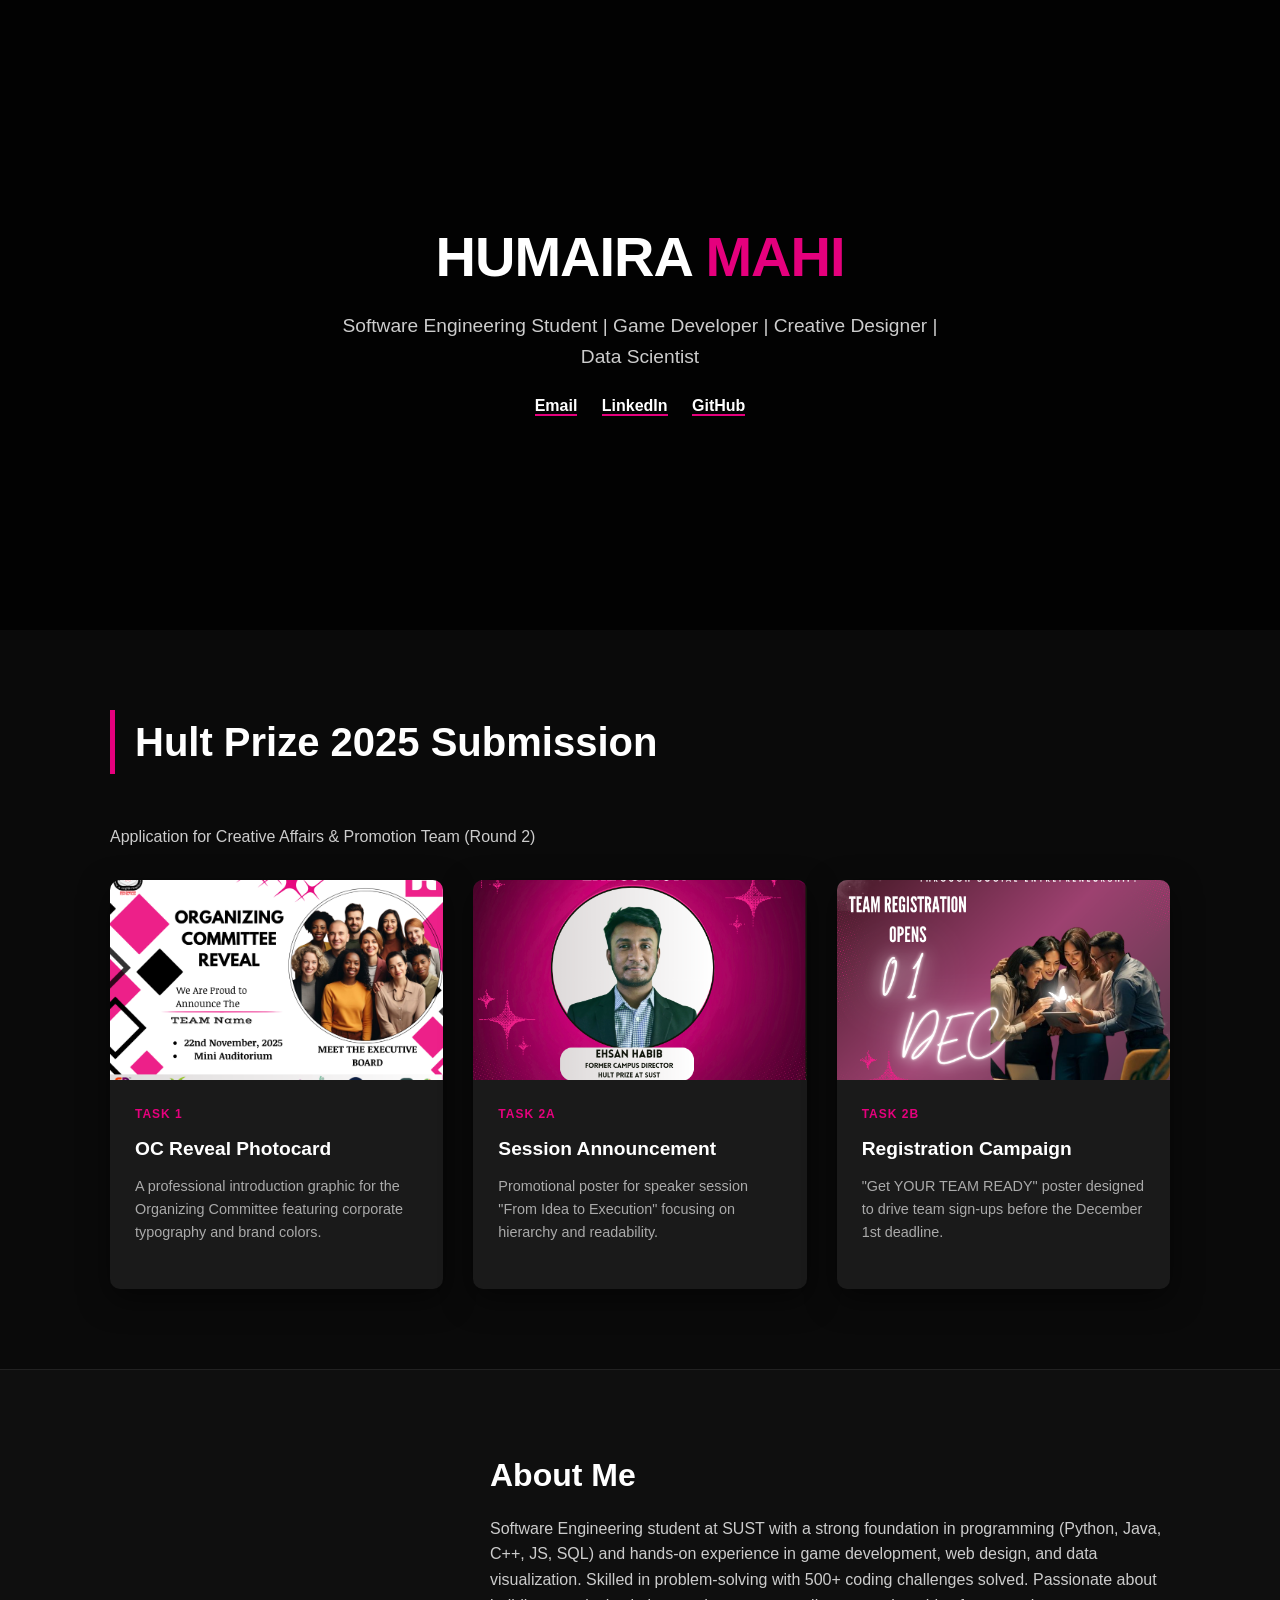
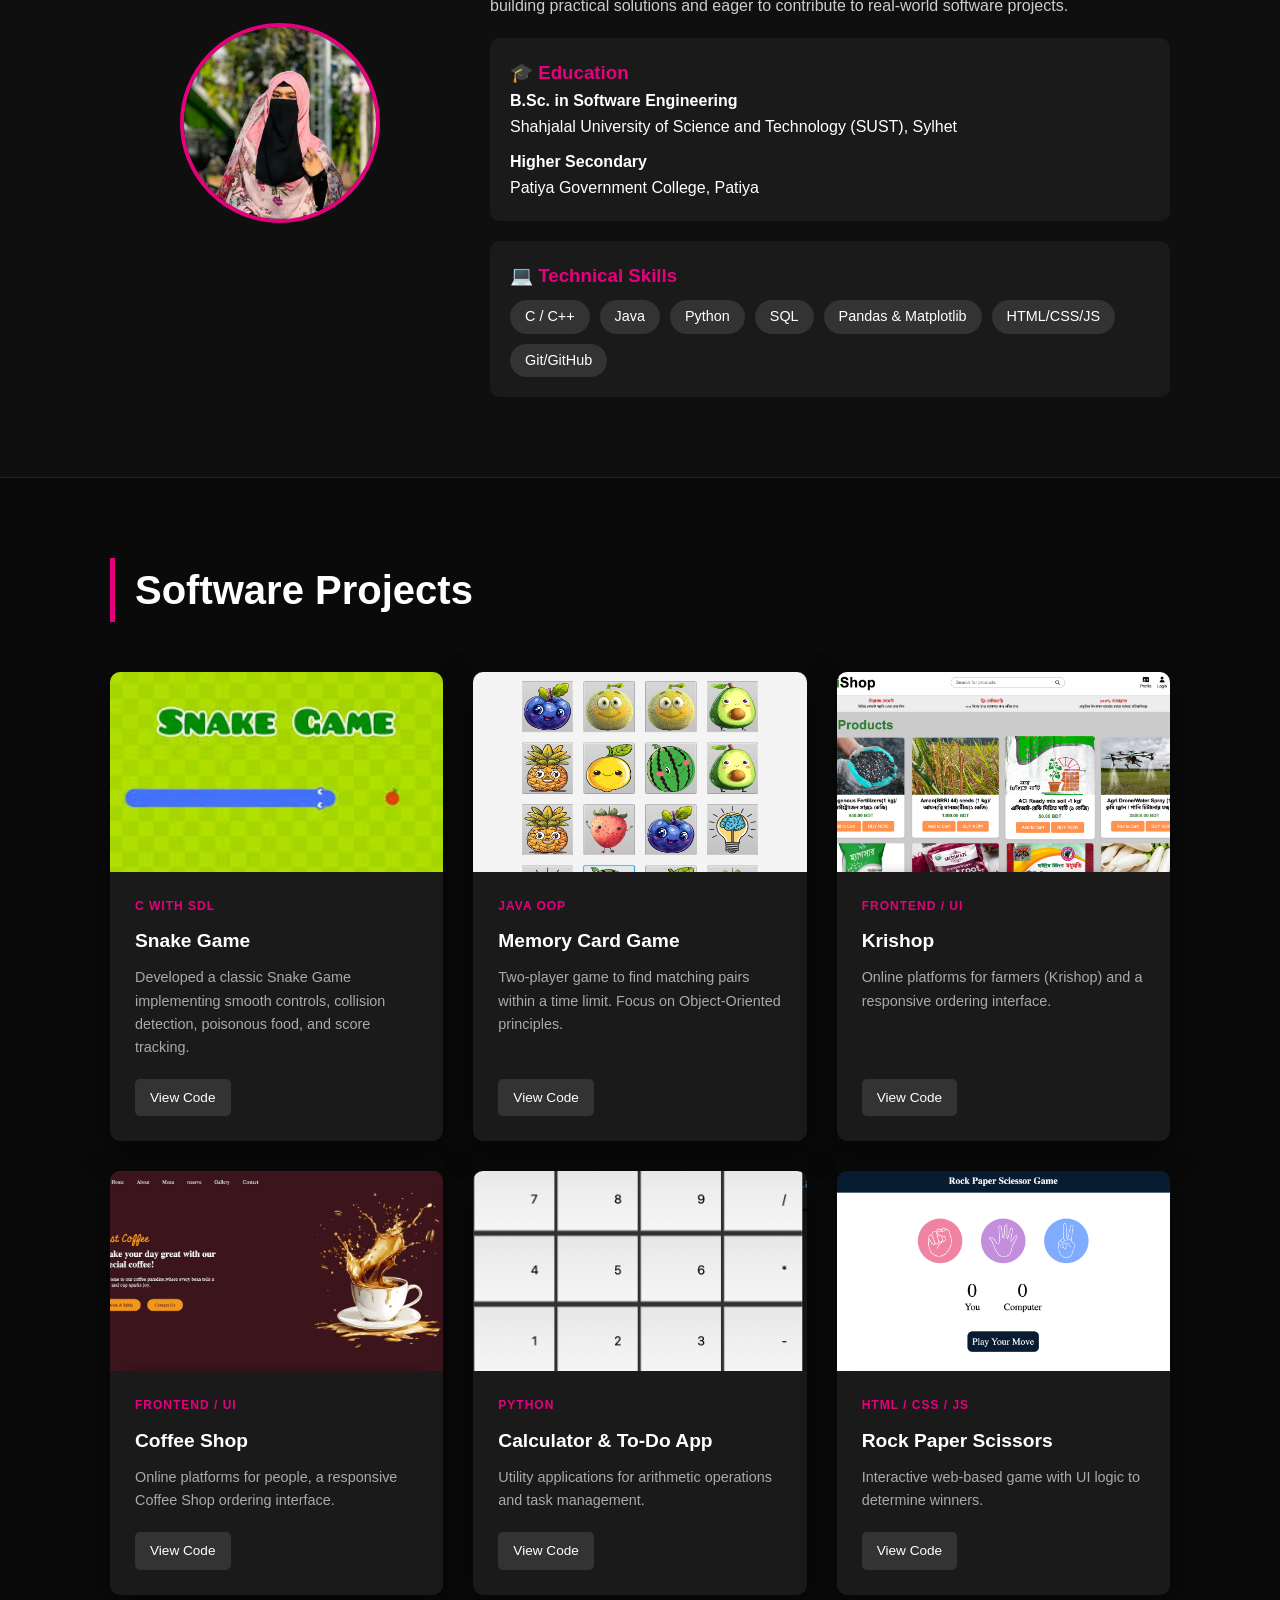
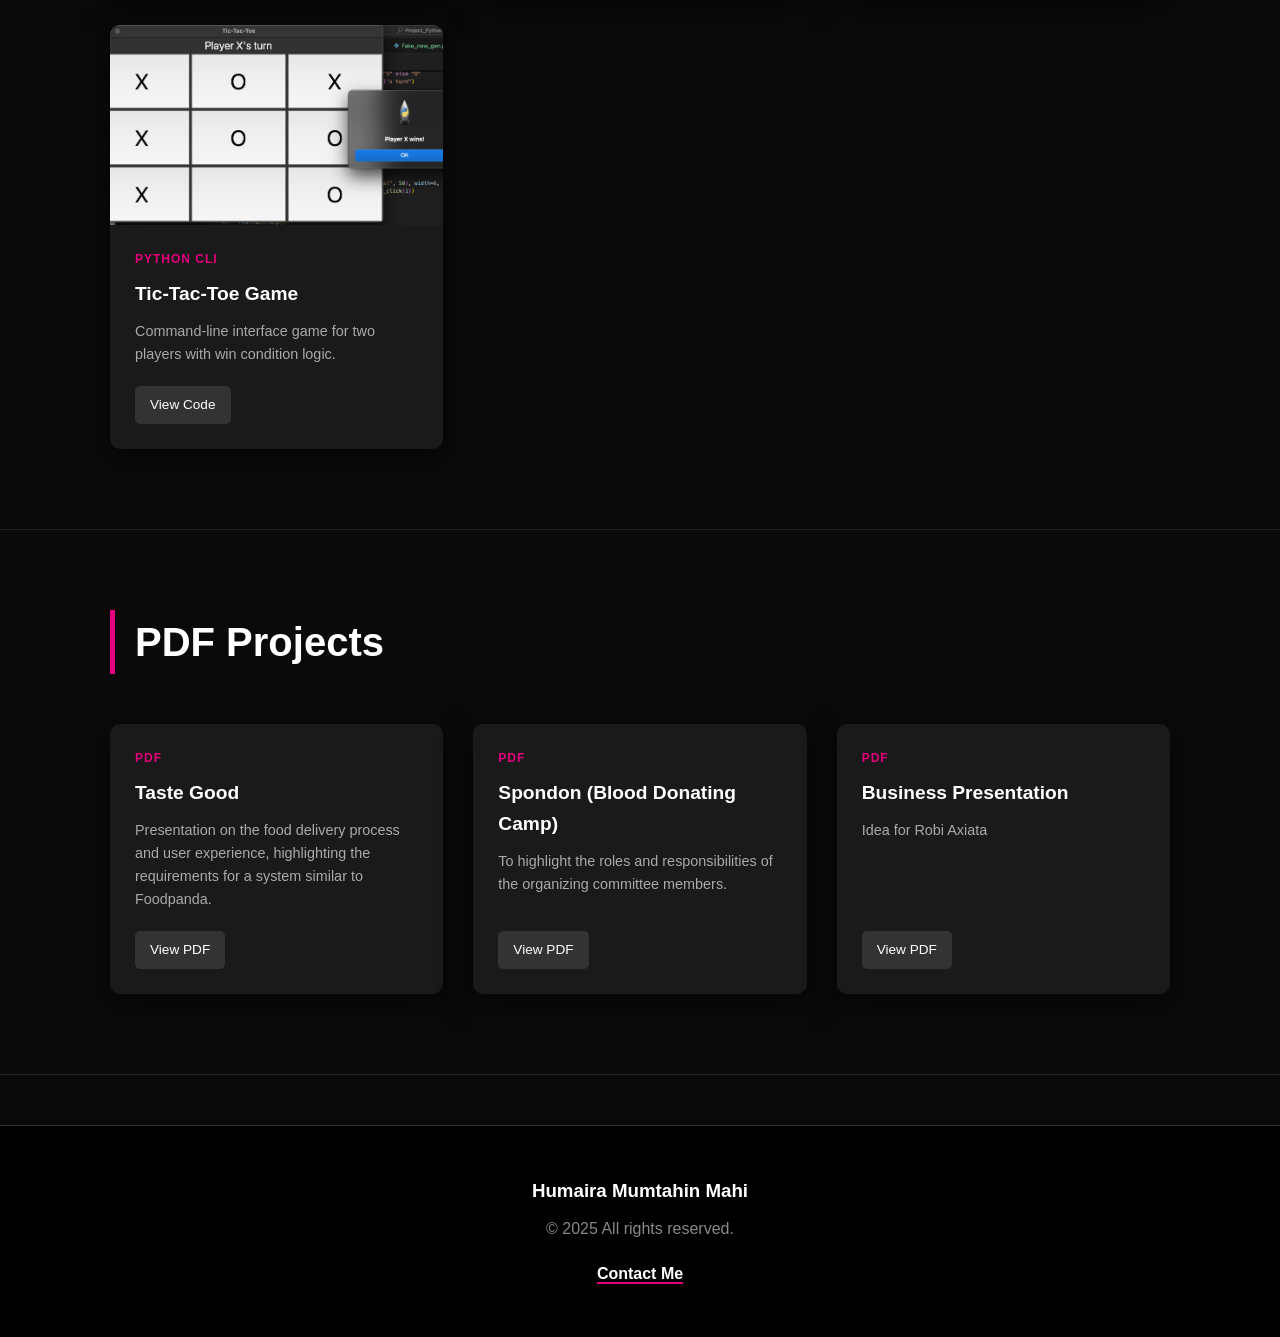
<file: index.html>
<!DOCTYPE html>
<html lang="en">
<head>
    <meta charset="UTF-8">
    <meta name="viewport" content="width=device-width, initial-scale=1.0">
    <title>Portfolio | Humaira Mumtahin Mahi</title>
    <link rel="stylesheet" href="index.css">
</head>
<body>

    <!-- HERO SECTION -->
    <header>
        <div class="container">
            <h1>HUMAIRA <span>MAHI</span></h1>
            <p class="subtitle">Software Engineering Student | Game Developer | Creative Designer | Data Scientist</p>
            
            <div class="social-links">
                <a href="mailto:humairamumtahinmahi@gmail.com">Email</a>
                <a href="https://www.linkedin.com/in/humaira-mumtahin-mahi-715a44304" target="_blank">LinkedIn</a>
                <a href="https://github.com/HumairaMahi-03" target="_blank">GitHub</a>
            </div>
        </div>
    </header>

    <!-- SECTION 1: HULT PRIZE 2025 -->
    <section id="hult-prize">
        <div class="container">
            <h2 class="section-title">Hult Prize 2025 Submission</h2>
            <p style="margin-bottom: 30px; color: #ccc;">Application for Creative Affairs & Promotion Team (Round 2)</p>
            <div class="grid">
                
                <!-- TASK 1 -->
                <div class="card">
                    <img src="Meet our team.png" alt="Task 1 Design" class="card-img" onerror="this.src='https://images.unsplash.com/photo-1522071820081-009f0129c71c?q=80&w=2070&auto=format&fit=crop'">
                    <div class="card-content">
                        <span class="card-tag">Task 1</span>
                        <h3 class="card-title">OC Reveal Photocard</h3>
                        <p class="card-desc">A professional introduction graphic for the Organizing Committee featuring corporate typography and brand colors.</p>
                    </div>
                </div>

                <!-- TASK 2A -->
                <div class="card">
                    <img src="FROM IDEA TO EXECUTION3.png" alt="Task 2A Design" class="card-img" onerror="this.src='https://images.unsplash.com/photo-1544531586-fde5298cdd40?q=80&w=2070&auto=format&fit=crop'">
                    <div class="card-content">
                        <span class="card-tag">Task 2A</span>
                        <h3 class="card-title">Session Announcement</h3>
                        <p class="card-desc">Promotional poster for speaker session "From Idea to Execution" focusing on hierarchy and readability.</p>
                    </div>
                </div>

                <!-- TASK 2B -->
                <div class="card">
                    <img src="01 DECp.png" alt="Task 2B Design" class="card-img" onerror="this.src='https://images.unsplash.com/photo-1531482615713-2afd69097998?q=80&w=2070&auto=format&fit=crop'">
                    <div class="card-content">
                        <span class="card-tag">Task 2B</span>
                        <h3 class="card-title">Registration Campaign</h3>
                        <p class="card-desc">"Get YOUR TEAM READY" poster designed to drive team sign-ups before the December 1st deadline.</p>
                    </div>
                </div>

            </div>
        </div>
    </section>

    <!-- SECTION 2: ABOUT & SKILLS -->
    <section id="about" style="background-color: #0f0f0f;">
        <div class="container">
            <div class="about-grid">
                <div>
                    <img src="WhatsApp Image 2025-02-28 at 00.29.31.jpeg" alt="Humaira Mahi" class="profile-img" onerror="this.src='https://cdn-icons-png.flaticon.com/512/3135/3135715.png'">
                </div>
                <div>
                    <h2 style="font-size: 2rem; margin-bottom: 15px;">About Me</h2>
                    <p style="color: #ccc;">
                        Software Engineering student at SUST with a strong foundation in programming (Python, Java, C++, JS, SQL) and hands-on experience in game development, web design, and data visualization. Skilled in problem-solving with 500+ coding challenges solved. Passionate about building practical solutions and eager to contribute to real-world software projects.
                    </p>
                    
                    <div class="education-box">
                        <h3 style="color: var(--hult-pink);">🎓 Education</h3>
                        <p><strong>B.Sc. in Software Engineering</strong><br>Shahjalal University of Science and Technology (SUST), Sylhet</p>
                        <p style="margin-top: 10px;"><strong>Higher Secondary</strong><br>Patiya Government College, Patiya</p>
                    </div>

                    <div class="skills-box">
                        <h3 style="color: var(--hult-pink);">💻 Technical Skills</h3>
                        <ul class="skills-list">
                            <li>C / C++</li>
                            <li>Java</li>
                            <li>Python</li>
                            <li>SQL</li>
                            <li>Pandas & Matplotlib</li>
                            <li>HTML/CSS/JS</li>
                            <li>Git/GitHub</li>
                        </ul>
                    </div>
                </div>
            </div>
        </div>
    </section>

    <!-- SECTION 3: SOFTWARE PROJECTS -->
    <section id="projects">
        <div class="container">
            <h2 class="section-title">Software Projects</h2>
            <div class="grid">
                
                <!-- PROJECT 1 -->
                <div class="card">
                    <img src="images (1).jpeg" class="card-img" alt="Snake Game">
                    <div class="card-content">
                        <span class="card-tag">C with SDL</span>
                        <h3 class="card-title">Snake Game</h3>
                        <p class="card-desc">Developed a classic Snake Game implementing smooth controls, collision detection, poisonous food, and score tracking.</p>
                        <a href="https://github.com/HumairaMahi-03/SnakeGame.git" target="_blank" class="card-link">View Code</a>
                    </div>
                </div>

                <!-- PROJECT 2 -->
                <div class="card">
                    <img src="Screenshot 2025-11-21 at 9.37.36 PM.png" class="card-img" alt="Memory Game">
                    <div class="card-content">
                        <span class="card-tag">Java OOP</span>
                        <h3 class="card-title">Memory Card Game</h3>
                        <p class="card-desc">Two-player game to find matching pairs within a time limit. Focus on Object-Oriented principles.</p>
                        <a href="https://github.com/HumairaMahi-03/Memory_Card_Game.git" target="_blank" class="card-link">View Code</a>
                    </div>
                </div>

                <!-- PROJECT 3 -->
                <div class="card">
                    <img src="Screenshot 2025-11-21 at 10.50.39 PM.png" class="card-img" alt="E-Commerce-KriShop">
                    <div class="card-content">
                        <span class="card-tag">Frontend / UI</span>
                        <h3 class="card-title">Krishop</h3>
                        <p class="card-desc">Online platforms for farmers (Krishop) and a responsive ordering interface.</p>
                        <a href="https://github.com/HumairaMahi-03/Project_KriShop.git" target="_blank" class="card-link">View Code</a>
                    </div>
                </div>

                <!-- PROJECT 3b -->
                <div class="card">
                    <img src="Screenshot 2025-11-21 at 10.14.21 PM.png" class="card-img" alt="E-Commerce-CoffeeShop">
                    <div class="card-content">
                        <span class="card-tag">Frontend / UI</span>
                        <h3 class="card-title">Coffee Shop</h3>
                        <p class="card-desc">Online platforms for people, a responsive Coffee Shop ordering interface.</p>
                        <a href="https://github.com/HumairaMahi-03/Project_KriShop.git" target="_blank" class="card-link">View Code</a>
                    </div>
                </div>

                <!-- PROJECT 4 -->
                <div class="card">
                    <img src="Screenshot 2025-11-21 at 9.45.05 PM.png" class="card-img" alt="Python Tools">
                    <div class="card-content">
                        <span class="card-tag">Python</span>
                        <h3 class="card-title">Calculator & To-Do App</h3>
                        <p class="card-desc">Utility applications for arithmetic operations and task management.</p>
                        <a href="https://github.com/HumairaMahi-03/LEARN_PYTHON.git" target="_blank" class="card-link">View Code</a>
                    </div>
                </div>

                <!-- PROJECT 5 -->
                <div class="card">
                    <img src="Screenshot 2025-11-21 at 10.15.46 PM.png" class="card-img" alt="Web Game">
                    <div class="card-content">
                        <span class="card-tag">HTML / CSS / JS</span>
                        <h3 class="card-title">Rock Paper Scissors</h3>
                        <p class="card-desc">Interactive web-based game with UI logic to determine winners.</p>
                        <a href="https://github.com/HumairaMahi-03/Project_WEB_DEV.git" target="_blank" class="card-link">View Code</a>
                    </div>
                </div>

                <!-- PROJECT 6 -->
                <div class="card">
                    <img src="Screenshot 2025-11-21 at 9.50.18 PM.png" class="card-img" alt="Tic Tac Toe">
                    <div class="card-content">
                        <span class="card-tag">Python CLI</span>
                        <h3 class="card-title">Tic-Tac-Toe Game</h3>
                        <p class="card-desc">Command-line interface game for two players with win condition logic.</p>
                        <a href="https://github.com/HumairaMahi-03/Project_Python.git" target="_blank" class="card-link">View Code</a>
                    </div>
                </div>

            </div>
        </div>
    </section>
    <!-- SECTION: PDF PROJECTS -->
<section id="pdf-projects">
    <div class="container">
        <h2 class="section-title">PDF Projects</h2>
        <div class="grid">
            <!-- PDF 1 -->
            <div class="card">
                <div class="card-content">
                    <span class="card-tag">PDF</span>
                    <h3 class="card-title">Taste Good</h3>
                    <p class="card-desc">Presentation  on the food delivery process and user experience,
                         highlighting the requirements for a system similar to Foodpanda. </p>
                    <a href="Taste Good.pdf" target="_blank" class="card-link">View PDF</a>
                </div>
            </div>
            <!-- PDF 2 -->
            <div class="card">
                <div class="card-content">
                    <span class="card-tag">PDF</span>
                    <h3 class="card-title">Spondon (Blood Donating Camp)</h3>
                    <p class="card-desc">To highlight the roles and responsibilities of the organizing committee members.</p>
                    
                    <a href="spondon_e.pdf" target="_blank" class="card-link">View PDF</a>
                </div>
            </div>
            <!-- PDF 3 -->
            <div class="card">
                <div class="card-content">
                    <span class="card-tag">PDF</span>
                    <h3 class="card-title">Business Presentation</h3>
                    <p class="card-desc">Idea for Robi Axiata</p>
                    <a href="Business Presentation.pdf" target="_blank" class="card-link">View PDF</a>
                </div>
            </div>
        </div>
    </div>
</section>

   

    <footer>
        <div class="container">
            <h3>Humaira Mumtahin Mahi</h3>
            <p style="color: #888; margin-top: 10px;">&copy; 2025 All rights reserved.</p>
            <div class="social-links">
                <a href="mailto:humairamumtahinmahi@gmail.com">Contact Me</a>
            </div>
        </div>
    </footer>

</body>
</html>
</file>
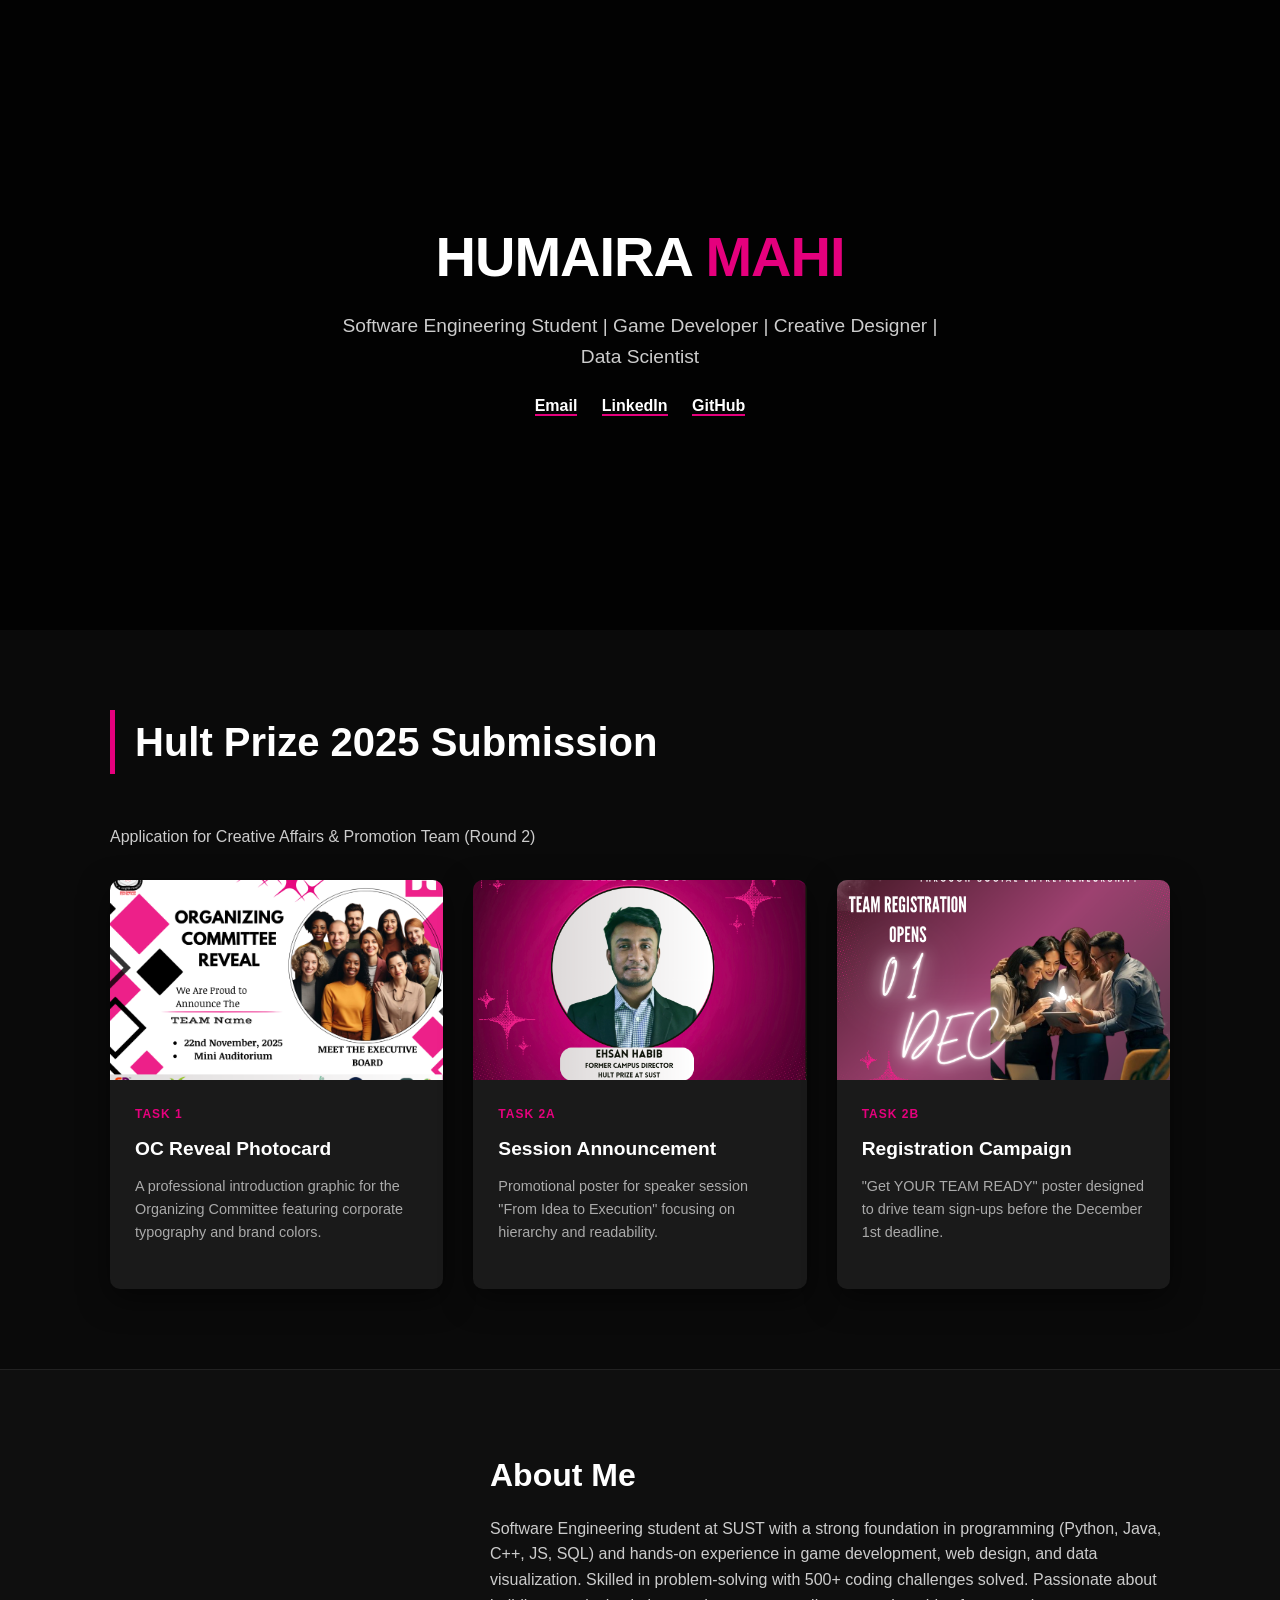
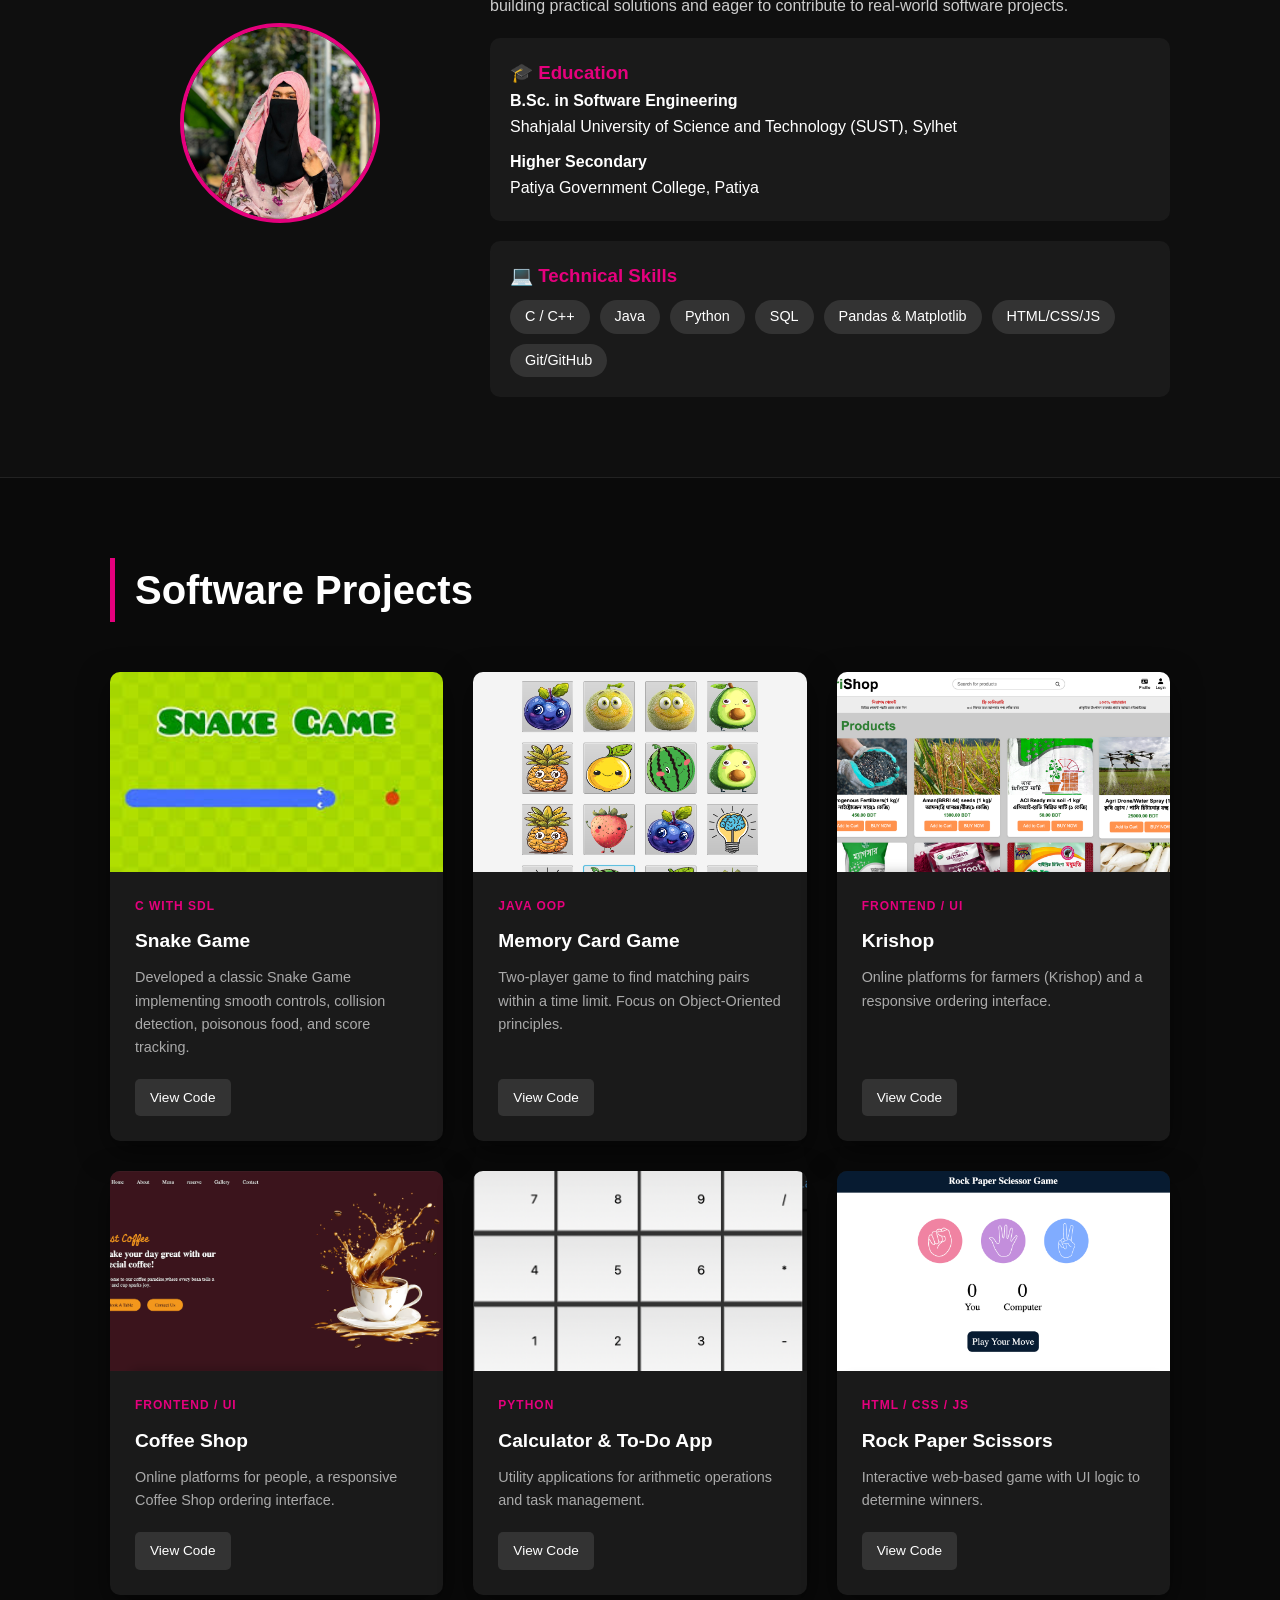
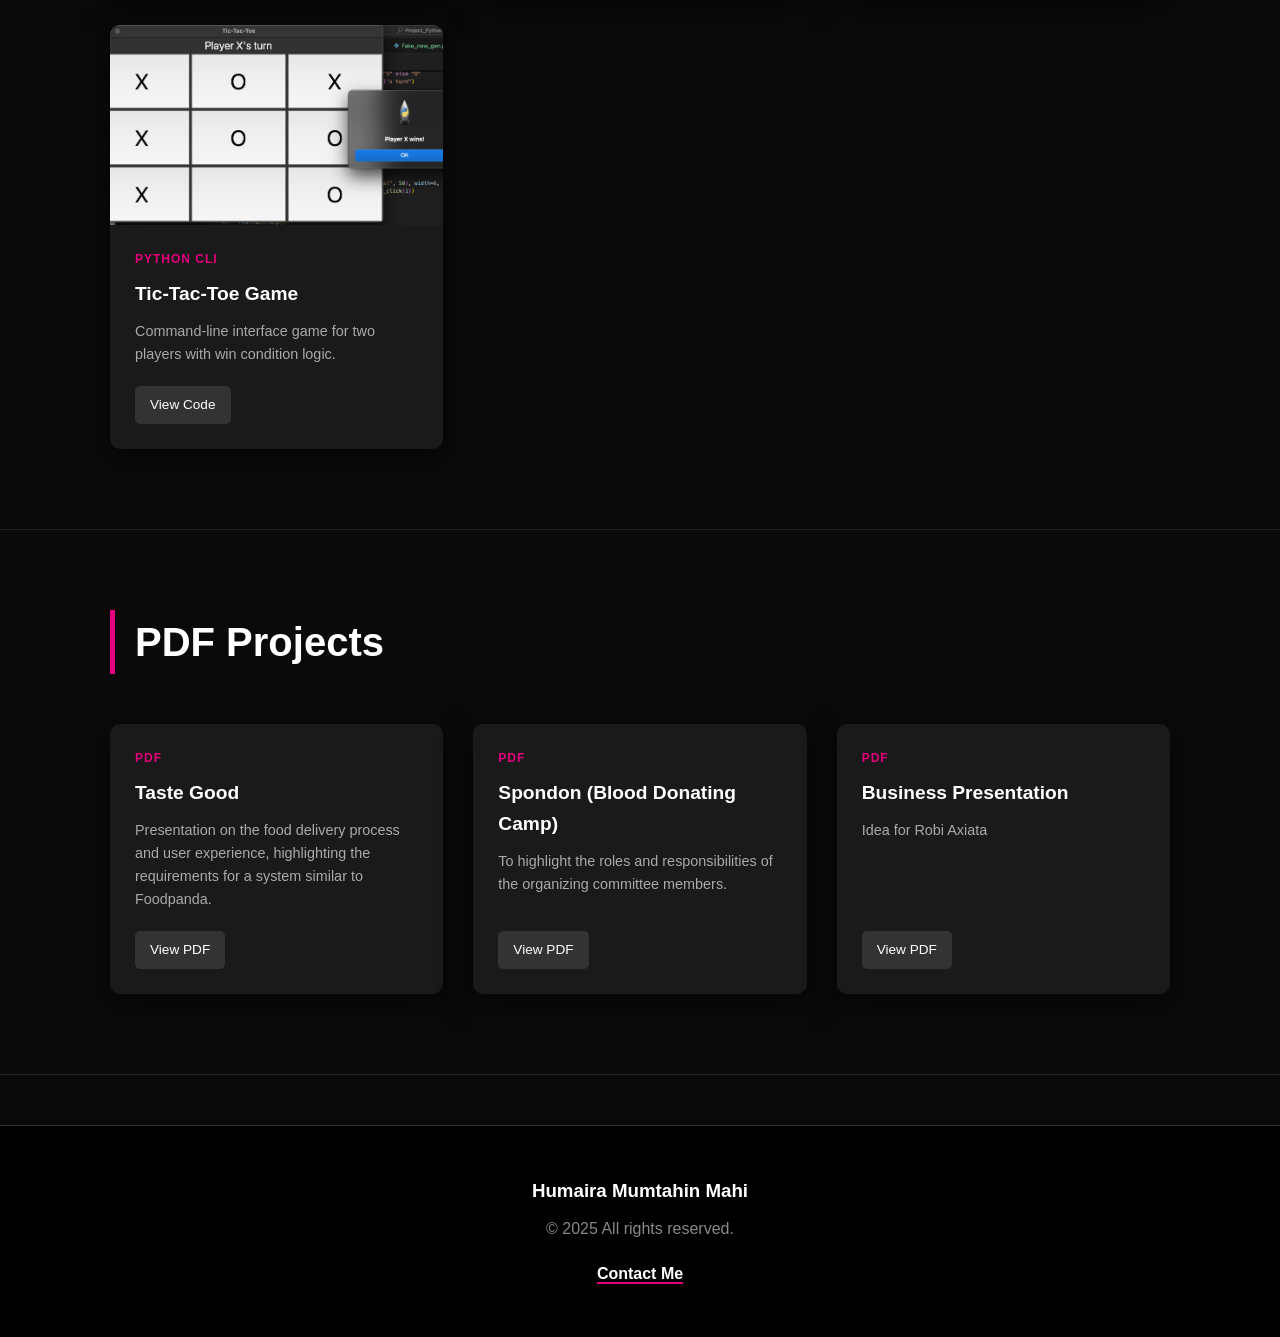
<file: Humaira_mahi_porfolio.html>
<!DOCTYPE html>
<html lang="en">
<head>
    <meta charset="UTF-8">
    <meta name="viewport" content="width=device-width, initial-scale=1.0">
    <title>Portfolio | Humaira Mumtahin Mahi</title>
    <link rel="stylesheet" href="index.css">
</head>
<body>

    <!-- HERO SECTION -->
    <header>
        <div class="container">
            <h1>HUMAIRA <span>MAHI</span></h1>
            <p class="subtitle">Software Engineering Student | Game Developer | Creative Designer | Data Scientist</p>
            
            <div class="social-links">
                <a href="mailto:humairamumtahinmahi@gmail.com">Email</a>
                <a href="https://www.linkedin.com/in/humaira-mumtahin-mahi-715a44304" target="_blank">LinkedIn</a>
                <a href="https://github.com/HumairaMahi-03" target="_blank">GitHub</a>
            </div>
        </div>
    </header>

    <!-- SECTION 1: HULT PRIZE 2025 -->
    <section id="hult-prize">
        <div class="container">
            <h2 class="section-title">Hult Prize 2025 Submission</h2>
            <p style="margin-bottom: 30px; color: #ccc;">Application for Creative Affairs & Promotion Team (Round 2)</p>
            <div class="grid">
                
                <!-- TASK 1 -->
                <div class="card">
                    <img src="Meet our team.png" alt="Task 1 Design" class="card-img" onerror="this.src='https://images.unsplash.com/photo-1522071820081-009f0129c71c?q=80&w=2070&auto=format&fit=crop'">
                    <div class="card-content">
                        <span class="card-tag">Task 1</span>
                        <h3 class="card-title">OC Reveal Photocard</h3>
                        <p class="card-desc">A professional introduction graphic for the Organizing Committee featuring corporate typography and brand colors.</p>
                    </div>
                </div>

                <!-- TASK 2A -->
                <div class="card">
                    <img src="FROM IDEA TO EXECUTION3.png" alt="Task 2A Design" class="card-img" onerror="this.src='https://images.unsplash.com/photo-1544531586-fde5298cdd40?q=80&w=2070&auto=format&fit=crop'">
                    <div class="card-content">
                        <span class="card-tag">Task 2A</span>
                        <h3 class="card-title">Session Announcement</h3>
                        <p class="card-desc">Promotional poster for speaker session "From Idea to Execution" focusing on hierarchy and readability.</p>
                    </div>
                </div>

                <!-- TASK 2B -->
                <div class="card">
                    <img src="01 DECp.png" alt="Task 2B Design" class="card-img" onerror="this.src='https://images.unsplash.com/photo-1531482615713-2afd69097998?q=80&w=2070&auto=format&fit=crop'">
                    <div class="card-content">
                        <span class="card-tag">Task 2B</span>
                        <h3 class="card-title">Registration Campaign</h3>
                        <p class="card-desc">"Get YOUR TEAM READY" poster designed to drive team sign-ups before the December 1st deadline.</p>
                    </div>
                </div>

            </div>
        </div>
    </section>

    <!-- SECTION 2: ABOUT & SKILLS -->
    <section id="about" style="background-color: #0f0f0f;">
        <div class="container">
            <div class="about-grid">
                <div>
                    <img src="WhatsApp Image 2025-02-28 at 00.29.31.jpeg" alt="Humaira Mahi" class="profile-img" onerror="this.src='https://cdn-icons-png.flaticon.com/512/3135/3135715.png'">
                </div>
                <div>
                    <h2 style="font-size: 2rem; margin-bottom: 15px;">About Me</h2>
                    <p style="color: #ccc;">
                        Software Engineering student at SUST with a strong foundation in programming (Python, Java, C++, JS, SQL) and hands-on experience in game development, web design, and data visualization. Skilled in problem-solving with 500+ coding challenges solved. Passionate about building practical solutions and eager to contribute to real-world software projects.
                    </p>
                    
                    <div class="education-box">
                        <h3 style="color: var(--hult-pink);">🎓 Education</h3>
                        <p><strong>B.Sc. in Software Engineering</strong><br>Shahjalal University of Science and Technology (SUST), Sylhet</p>
                        <p style="margin-top: 10px;"><strong>Higher Secondary</strong><br>Patiya Government College, Patiya</p>
                    </div>

                    <div class="skills-box">
                        <h3 style="color: var(--hult-pink);">💻 Technical Skills</h3>
                        <ul class="skills-list">
                            <li>C / C++</li>
                            <li>Java</li>
                            <li>Python</li>
                            <li>SQL</li>
                            <li>Pandas & Matplotlib</li>
                            <li>HTML/CSS/JS</li>
                            <li>Git/GitHub</li>
                        </ul>
                    </div>
                </div>
            </div>
        </div>
    </section>

    <!-- SECTION 3: SOFTWARE PROJECTS -->
    <section id="projects">
        <div class="container">
            <h2 class="section-title">Software Projects</h2>
            <div class="grid">
                
                <!-- PROJECT 1 -->
                <div class="card">
                    <img src="images (1).jpeg" class="card-img" alt="Snake Game">
                    <div class="card-content">
                        <span class="card-tag">C with SDL</span>
                        <h3 class="card-title">Snake Game</h3>
                        <p class="card-desc">Developed a classic Snake Game implementing smooth controls, collision detection, poisonous food, and score tracking.</p>
                        <a href="https://github.com/HumairaMahi-03/SnakeGame.git" target="_blank" class="card-link">View Code</a>
                    </div>
                </div>

                <!-- PROJECT 2 -->
                <div class="card">
                    <img src="Screenshot 2025-11-21 at 9.37.36 PM.png" class="card-img" alt="Memory Game">
                    <div class="card-content">
                        <span class="card-tag">Java OOP</span>
                        <h3 class="card-title">Memory Card Game</h3>
                        <p class="card-desc">Two-player game to find matching pairs within a time limit. Focus on Object-Oriented principles.</p>
                        <a href="https://github.com/HumairaMahi-03/Memory_Card_Game.git" target="_blank" class="card-link">View Code</a>
                    </div>
                </div>

                <!-- PROJECT 3 -->
                <div class="card">
                    <img src="Screenshot 2025-11-21 at 9.43.47 PM.png" class="card-img" alt="E-Commerce-KriShop">
                    <div class="card-content">
                        <span class="card-tag">Frontend / UI</span>
                        <h3 class="card-title">Krishop</h3>
                        <p class="card-desc">Online platforms for farmers (Krishop) and a responsive ordering interface.</p>
                        <a href="https://github.com/HumairaMahi-03/Project_KriShop.git" target="_blank" class="card-link">View Code</a>
                    </div>
                </div>

                <!-- PROJECT 3b -->
                <div class="card">
                    <img src="Screenshot 2025-11-21 at 10.14.21 PM.png" class="card-img" alt="E-Commerce-CoffeeShop">
                    <div class="card-content">
                        <span class="card-tag">Frontend / UI</span>
                        <h3 class="card-title">Coffee Shop</h3>
                        <p class="card-desc">Online platforms for people, a responsive Coffee Shop ordering interface.</p>
                        <a href="https://github.com/HumairaMahi-03/Project_KriShop.git" target="_blank" class="card-link">View Code</a>
                    </div>
                </div>

                <!-- PROJECT 4 -->
                <div class="card">
                    <img src="Screenshot 2025-11-21 at 9.45.05 PM.png" class="card-img" alt="Python Tools">
                    <div class="card-content">
                        <span class="card-tag">Python</span>
                        <h3 class="card-title">Calculator & To-Do App</h3>
                        <p class="card-desc">Utility applications for arithmetic operations and task management.</p>
                        <a href="https://github.com/HumairaMahi-03/LEARN_PYTHON.git" target="_blank" class="card-link">View Code</a>
                    </div>
                </div>

                <!-- PROJECT 5 -->
                <div class="card">
                    <img src="Screenshot 2025-11-21 at 10.15.46 PM.png" class="card-img" alt="Web Game">
                    <div class="card-content">
                        <span class="card-tag">HTML / CSS / JS</span>
                        <h3 class="card-title">Rock Paper Scissors</h3>
                        <p class="card-desc">Interactive web-based game with UI logic to determine winners.</p>
                        <a href="https://github.com/HumairaMahi-03/Project_WEB_DEV.git" target="_blank" class="card-link">View Code</a>
                    </div>
                </div>

                <!-- PROJECT 6 -->
                <div class="card">
                    <img src="Screenshot 2025-11-21 at 9.50.18 PM.png" class="card-img" alt="Tic Tac Toe">
                    <div class="card-content">
                        <span class="card-tag">Python CLI</span>
                        <h3 class="card-title">Tic-Tac-Toe Game</h3>
                        <p class="card-desc">Command-line interface game for two players with win condition logic.</p>
                        <a href="https://github.com/HumairaMahi-03/Project_Python.git" target="_blank" class="card-link">View Code</a>
                    </div>
                </div>

            </div>
        </div>
    </section>
    <!-- SECTION: PDF PROJECTS -->
<section id="pdf-projects">
    <div class="container">
        <h2 class="section-title">PDF Projects</h2>
        <div class="grid">
            <!-- PDF 1 -->
            <div class="card">
                <div class="card-content">
                    <span class="card-tag">PDF</span>
                    <h3 class="card-title">Taste Good</h3>
                    <p class="card-desc">Presentation  on the food delivery process and user experience,
                         highlighting the requirements for a system similar to Foodpanda. </p>
                    <a href="Taste Good.pdf" target="_blank" class="card-link">View PDF</a>
                </div>
            </div>
            <!-- PDF 2 -->
            <div class="card">
                <div class="card-content">
                    <span class="card-tag">PDF</span>
                    <h3 class="card-title">Spondon (Blood Donating Camp)</h3>
                    <p class="card-desc">To highlight the roles and responsibilities of the organizing committee members.</p>
                    
                    <a href="spondon_e.pdf" target="_blank" class="card-link">View PDF</a>
                </div>
            </div>
            <!-- PDF 3 -->
            <div class="card">
                <div class="card-content">
                    <span class="card-tag">PDF</span>
                    <h3 class="card-title">Business Presentation</h3>
                    <p class="card-desc">Idea for Robi Axiata</p>
                    <a href="Business Presentation.pdf" target="_blank" class="card-link">View PDF</a>
                </div>
            </div>
        </div>
    </div>
</section>

   

    <footer>
        <div class="container">
            <h3>Humaira Mumtahin Mahi</h3>
            <p style="color: #888; margin-top: 10px;">&copy; 2025 All rights reserved.</p>
            <div class="social-links">
                <a href="mailto:humairamumtahinmahi@gmail.com">Contact Me</a>
            </div>
        </div>
    </footer>

</body>
</html>
</file>
<file: index.css>
/* RESET & BASE STYLES */
* {
    margin: 0;
    padding: 0;
    box-sizing: border-box;
}
body {
    font-family: 'Segoe UI', Tahoma, Geneva, Verdana, sans-serif;
    background-color: #0a0a0a; /* Almost Black */
    color: #ffffff;
    line-height: 1.6;
}

/* BRAND COLORS */
:root {
    --hult-pink: #E5007D;
    --dark-grey: #333333;
    --light-grey: #f4f4f4;
    --accent-blue: #2980b9;
}

/* LAYOUT UTILITIES */
.container {
    max-width: 1100px;
    margin: 0 auto;
    padding: 0 20px;
}
section {
    padding: 80px 0;
    border-bottom: 1px solid #222;
}

/* HEADER / HERO */
header {
    height: 70vh;
    display: flex;
    flex-direction: column;
    justify-content: center;
    align-items: center;
    text-align: center;
    background: linear-gradient(rgba(0,0,0,0.8), rgba(0,0,0,0.8)), url('https://images.unsplash.com/photo-1517694712202-14dd9538aa97?q=80&w=2070&auto=format&fit=crop');
    background-size: cover;
    background-position: center;
}
h1 {
    font-size: 3.5rem;
    font-weight: 800;
    letter-spacing: -1px;
    margin-bottom: 10px;
}
h1 span {
    color: var(--hult-pink);
}
p.subtitle {
    font-size: 1.2rem;
    color: #cccccc;
    max-width: 600px;
    margin-top: 10px;
}
.social-links {
    margin-top: 20px;
}
.social-links a {
    color: white;
    margin: 0 10px;
    text-decoration: none;
    font-weight: bold;
    border-bottom: 2px solid var(--hult-pink);
}

/* SECTION HEADERS */
.section-title {
    font-size: 2.5rem;
    margin-bottom: 50px;
    border-left: 5px solid var(--hult-pink);
    padding-left: 20px;
}

/* ABOUT SECTION */
.about-grid {
    display: grid;
    grid-template-columns: 1fr 2fr;
    gap: 40px;
    align-items: center;
}
.profile-img {
    width: 200px;
    height: 200px;
    border-radius: 50%;
    object-fit: cover;
    border: 4px solid var(--hult-pink);
    margin: 0 auto;
    display: block;
}
.education-box, .skills-box {
    background: #1a1a1a;
    padding: 20px;
    border-radius: 10px;
    margin-top: 20px;
}
.skills-list {
    display: flex;
    flex-wrap: wrap;
    gap: 10px;
    list-style: none;
    margin-top: 10px;
}
.skills-list li {
    background: #333;
    padding: 5px 15px;
    border-radius: 20px;
    font-size: 0.9rem;
    color: #fff;
}

/* PORTFOLIO GRID */
.grid {
    display: grid;
    grid-template-columns: repeat(auto-fit, minmax(300px, 1fr));
    gap: 30px;
}
.card {
    background-color: #1a1a1a;
    border-radius: 10px;
    overflow: hidden;
    transition: transform 0.3s ease;
    box-shadow: 0 10px 30px rgba(0,0,0,0.5);
    display: flex;
    flex-direction: column;
}
.card:hover {
    transform: translateY(-10px);
}
.card-img {
    width: 100%;
    height: 200px;
    object-fit: cover;
    background-color: #2a2a2a;
}
.card-content {
    padding: 25px;
    flex-grow: 1;
    display: flex;
    flex-direction: column;
}
.card-tag {
    color: var(--hult-pink);
    font-size: 0.75rem;
    font-weight: bold;
    text-transform: uppercase;
    letter-spacing: 1px;
    margin-bottom: 10px;
}
.card-title {
    font-size: 1.2rem;
    margin-bottom: 10px;
}
.card-desc {
    color: #aaa;
    font-size: 0.9rem;
    margin-bottom: 20px;
    flex-grow: 1;
}
.card-link {
    text-decoration: none;
    color: white;
    background: #333;
    padding: 8px 15px;
    border-radius: 5px;
    font-size: 0.85rem;
    align-self: flex-start;
    transition: background 0.3s;
}
.card-link:hover {
    background: var(--hult-pink);
}

/* VIDEO STYLES */
.video-container {
    width: 100%;
    background: #000;
    height: 200px;
    display: flex;
    align-items: center;
    justify-content: center;
}
video {
    width: 100%;
    height: 100%;
    object-fit: cover;
}

/* FOOTER */
footer {
    background-color: #000;
    padding: 50px 0;
    text-align: center;
    margin-top: 50px;
    border-top: 1px solid #333;
}

/* RESPONSIVE */
@media (max-width: 768px) {
    h1 { font-size: 2.5rem; }
    .about-grid { grid-template-columns: 1fr; text-align: center; }
}
</file>
